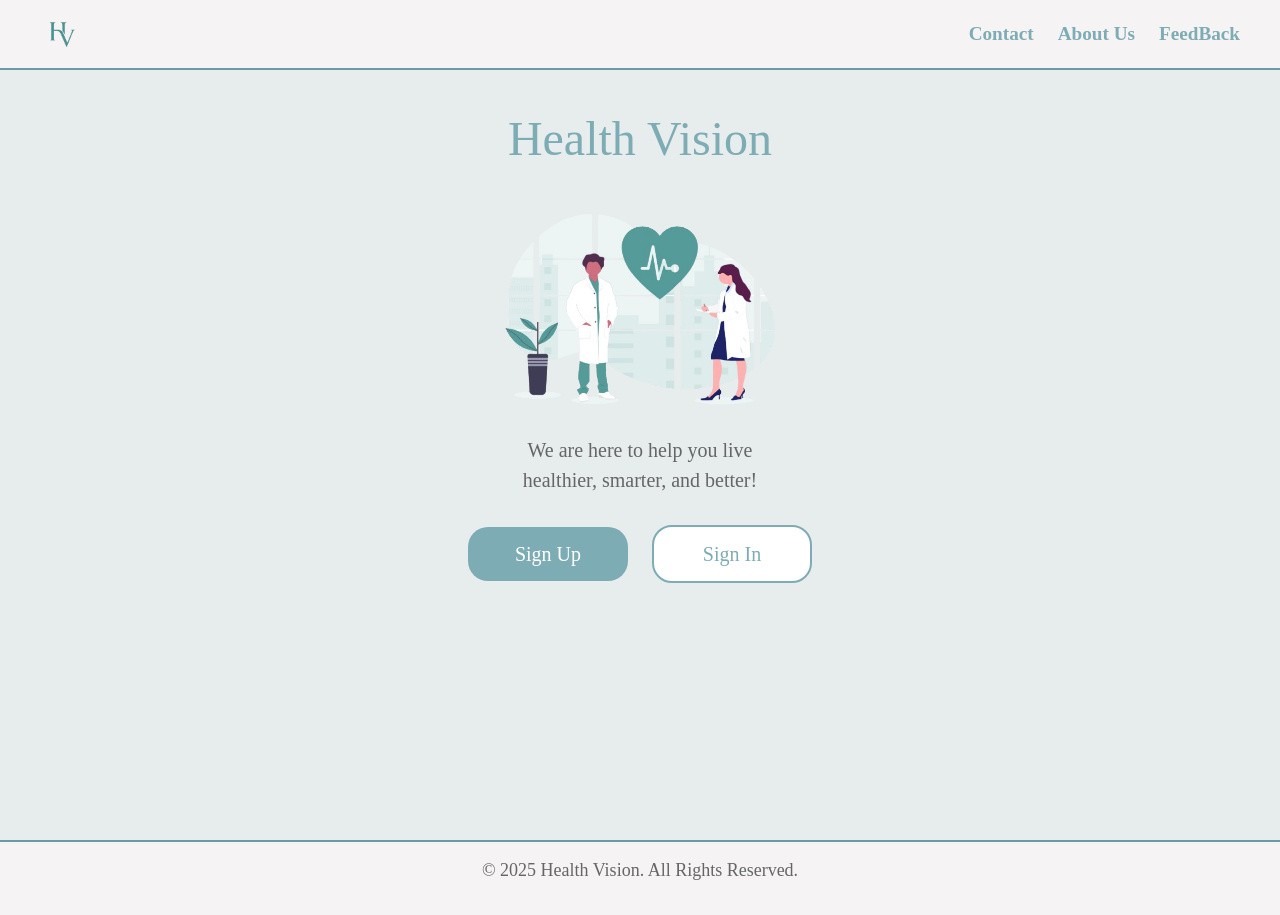
<file: index.html>
<!DOCTYPE html>
<html lang="en">
<head>
  <meta charset="UTF-8" />
  <meta name="viewport" content="width=device-width, initial-scale=1.0" />
  <title>Health Vision</title>

  <link href="https://cdn.jsdelivr.net/npm/bootstrap@5.3.3/dist/css/bootstrap.min.css" rel="stylesheet" />
  <link rel="stylesheet" href="stylesheet.css" />
</head>
<body>
  <nav class="navbar-custom">
    <div class="profile">
      <img src="logo2.png" alt="Health Vision Logo" />
    </div>

    <ul class="nav-links">
      <li><a href="#">Contact</a></li>
      <li><a href="#">About Us</a></li>
      <li><a href="#">FeedBack</a></li>
    </ul>
  </nav>

  <div class="hi container-fluid">
    <h1 class="title">Health Vision</h1>

    <div class="image-box">
      <img id="img" src="centerpic.png" class="img-fluid" alt="Health Vision" />
    </div>

    <p id="para" class="subtitle">
      We are here to help you live <br />
      healthier, smarter, and better!
    </p>

    <div class="button-container">
      <a href="signup.html" class="my-btn signup-btn">Sign Up</a>
      <a href="signin.html" class="my-btn signin-btn">Sign In</a>
    </div>
  </div>

  <footer class="footer-custom">
    <p>© 2025 Health Vision. All Rights Reserved.</p>
  </footer>

  <script src="https://cdn.jsdelivr.net/npm/bootstrap@5.3.3/dist/js/bootstrap.bundle.min.js"></script>
</body>
</html>
</file>
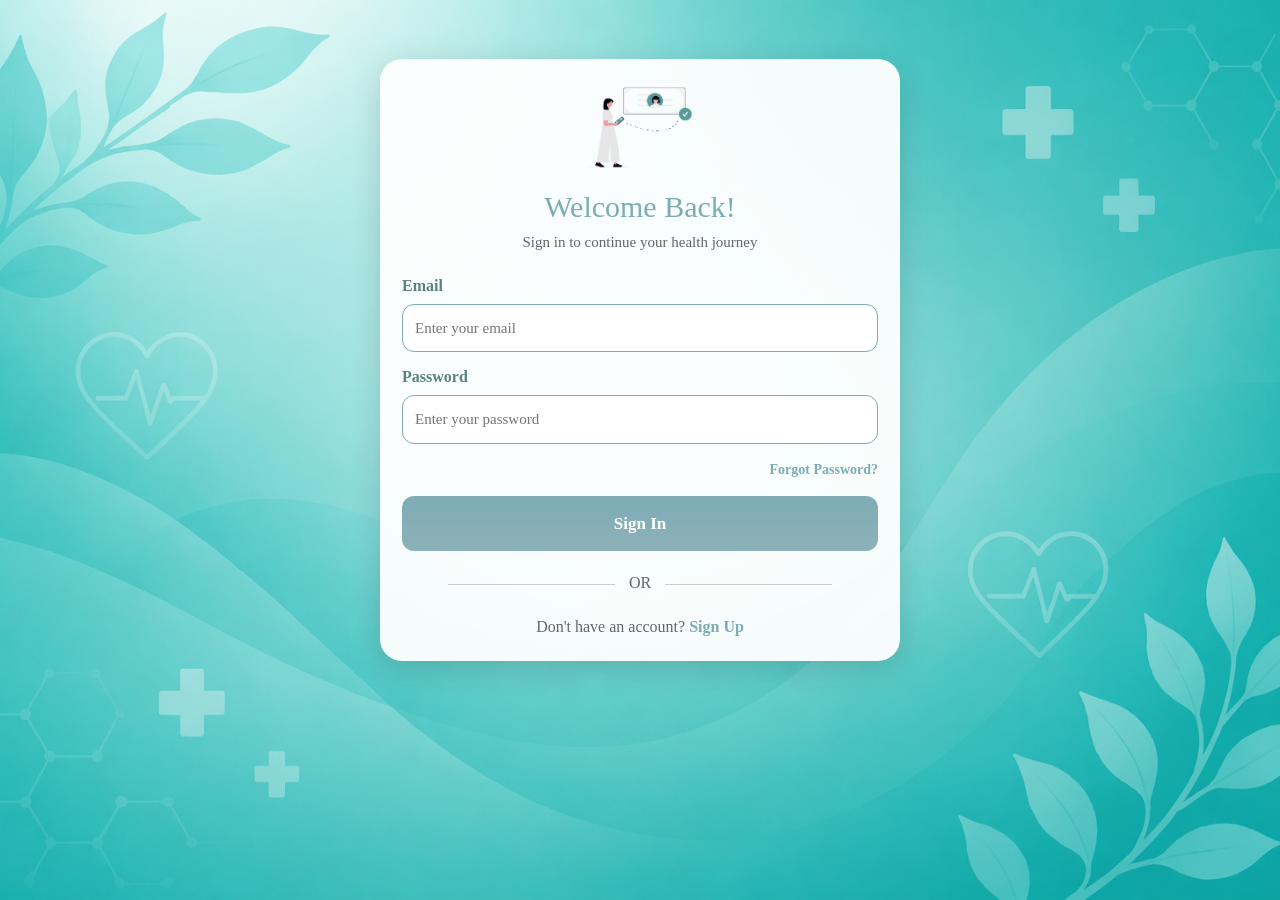
<file: signin.html>
<!DOCTYPE html>
<html lang="en">
<head>
  <meta charset="UTF-8">
  <meta name="viewport" content="width=device-width, initial-scale=1.0">
  <title>Sign In</title>
  <link href="https://cdn.jsdelivr.net/npm/bootstrap@5.3.3/dist/css/bootstrap.min.css" rel="stylesheet">
  <link rel="stylesheet" href="signin.css">
</head>
<body>

<div class="main-container">
  <div class="box">

    <div class="header">
      <img src="auth.png" class="logo" alt="Auth Image">
      <h1>Welcome Back!</h1>
      <p class="subtitle">Sign in to continue your health journey</p>
    </div>

    <form class="form">

      <div class="form-group-custom">
        <label>Email</label>
        <input type="email" placeholder="Enter your email">
      </div>

      <div class="form-group-custom">
        <label>Password</label>
        <div class="password">
          <input type="password" placeholder="Enter your password">
        </div>
      </div>

      <div class="forgot">
        <a href="#">Forgot Password?</a>
      </div>

      <button class="signin-btn" type="submit">Sign In</button>

    </form>

    <div class="or">
      <div class="line"></div>
      <span>OR</span>
      <div class="line"></div>
    </div>

    <div class="signup">
      <p>Don't have an account?</p>
      <a href="signup.html">Sign Up</a>
    </div>

  </div>
</div>

<script src="https://cdn.jsdelivr.net/npm/bootstrap@5.3.3/dist/js/bootstrap.bundle.min.js"></script>
</body>
</html>
</file>
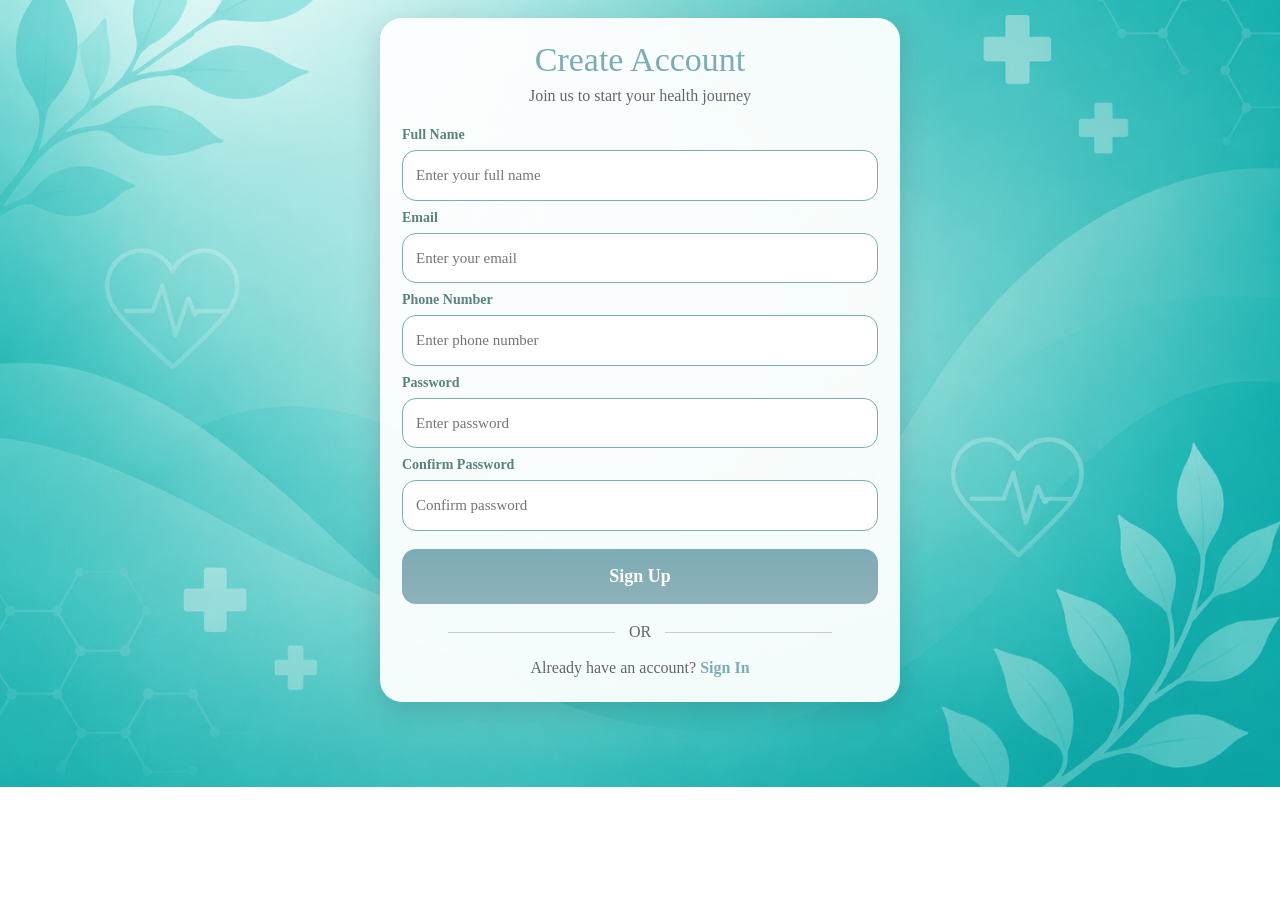
<file: signup.html>
<!DOCTYPE html>
<html lang="en">
<head>
  <meta charset="UTF-8">
  <meta name="viewport" content="width=device-width, initial-scale=1.0">
  <title>Create Account</title>
  <link href="https://cdn.jsdelivr.net/npm/bootstrap@5.3.3/dist/css/bootstrap.min.css" rel="stylesheet">
  <link rel="stylesheet" href="signup.css">
</head>
<body>

<div class="main-container">
  <div class="box">

    <div class="header">
      <h1>Create Account</h1>
      <p class="subtitle">Join us to start your health journey</p>
    </div>

    <form class="form">
      <div class="form-group">
        <label>Full Name</label>
        <input type="text" placeholder="Enter your full name" required>
      </div>

      <div class="form-group">
        <label>Email</label>
        <input type="email" placeholder="Enter your email" required>
      </div>

      <div class="form-group">
        <label>Phone Number</label>
        <input type="text" placeholder="Enter phone number" required>
      </div>

     

      <div class="form-group">
        <label>Password</label>
        <input type="password" placeholder="Enter password" required>
      </div>

      <div class="form-group">
        <label>Confirm Password</label>
        <input type="password" placeholder="Confirm password" required>
      </div>

      <button class="signup-btn" type="submit">Sign Up</button>
    </form>

    <div class="or">
      <div class="line"></div>
      <span>OR</span>
      <div class="line"></div>
    </div>

    <div class="signin">
      <p>Already have an account?</p>
      <a href="signin.html">Sign In</a>
    </div>

  </div>
</div>

<script src="https://cdn.jsdelivr.net/npm/bootstrap@5.3.3/dist/js/bootstrap.bundle.min.js"></script>
</body>
</html>
</file>
<file: stylesheet.css>
* {
  margin: 0;
  padding: 0;
  box-sizing: border-box;
}

body {
  font-family: "Times New Roman", Times, serif;
  background: #e7eced;
  color: #333;
}

.navbar-custom {
  padding: 13px 40px;
  background: #f5f3f3fa;
  border-bottom: 2px solid #6a9ba3;
  display: flex;
  justify-content: space-between;
  align-items: center;
}

.profile img {
  width: 42px;
  vertical-align: middle;
}

.nav-links {
  list-style: none;
  margin: 0;
  padding: 0;
}

.nav-links li {
  display: inline;
  margin-left: 20px;
  font-size: larger;
}

.nav-links a {
  text-decoration: none;
  color: #7dacb5;
  font-weight: 600;
}

.nav-links a:hover {
  color: #6a9ba3;
}

.hi {
  text-align: center;
  padding: 40px 20px;
  min-height: calc(100vh - 130px);
}

.title {
  font-size: 48px;
  color: #7dacb5;
  margin-bottom: 15px;
}

#img {
  width: 300px;
  margin: 20px 0;
}

.subtitle {
  font-size: 20px;
  color: #666;
}

.button-container {
  margin-top: 20px;
}

.my-btn {
  display: inline-block;
  width: 160px;
  padding: 12px;
  margin: 10px;
  border-radius: 20px;
  font-size: 20px;
  text-decoration: none;
  text-align: center;
}

.signup-btn {
  background: #7dacb5;
  color: white;
}

.signin-btn {
  background: white;
  color: #7dacb5;
  border: 2px solid #7dacb5;
}

.footer-custom {
  background: #f5f3f3fa;
  border-top: 2px solid #6a9ba3;
  text-align: center;
  padding: 15px 10px;
  color: #666;
  font-size: 18px;
}

@media (max-width: 768px) {
  .navbar-custom {
    padding: 12px 20px;
  }

  .nav-links li {
    margin-left: 12px;
    font-size: 18px;
  }

  .title {
    font-size: 38px;
  }

  #img {
    width: 240px;
  }

  .subtitle {
    font-size: 18px;
  }

  .my-btn {
    width: 140px;
    font-size: 18px;
    padding: 10px;
  }

  .footer-custom {
    font-size: 16px;
  }
}

@media (max-width: 576px) {
  .navbar-custom {
    flex-direction: column;
    gap: 10px;
  }

  .nav-links li {
    display: inline-block;
    margin: 0 8px;
    font-size: 17px;
  }

  .title {
    font-size: 32px;
  }

  #img {
    width: 200px;
  }

  .subtitle {
    font-size: 16px;
  }

  .button-container {
    display: flex;
    flex-direction: column;
    align-items: center;
  }

  .my-btn {
    width: 180px;
  }
}
</file>
<file: signin.css>
* {
  margin: 0;
  padding: 0;
  box-sizing: border-box;
}

body {
  font-family: "Times New Roman", Times, serif;
  background: linear-gradient(#e7eced, #ffffff);
  height: 100vh;
   background: url("cover.png");
  background-size: cover;
  background-position: center;
  background-repeat: no-repeat;
}

.main-container {
  min-height: 80vh;
  display: flex;
  justify-content: center;
  align-items: center;
  padding: 15px;
}

.box {
  width: 520px;
  padding: 22px;
  
  background: rgba(255, 255, 255, 0.94);
  border-radius: 22px;
  box-shadow: 0 8px 30px rgba(0, 0, 0, 0.15);
}

.header {
  margin-bottom: 20px;
  text-align: center;
}

.logo {
  width: 120px;
  margin-bottom: 15px;
}

h1 {
  font-size: 30px;
  color: #7dacb5;
  margin-bottom: 6px;
}

.subtitle {
  font-size: 15px;
  color: #666;
}

.form {
  text-align: left;
}

.form-group-custom {
  margin-bottom: 13px;
}

label {
  display: block;
  font-size: 16px;
  font-weight: 600;
  color: #5A827E;
  margin-bottom: 6px;
}

input {
  width: 100%;
  padding: 12px;
  border: 1px solid #7dacb5;
  border-radius: 12px;
  font-size: 15px;
  outline: none;
  background: white;
}

.password {
  border: 1px solid #7dacb5;
  border-radius: 12px;
  background: white;
  padding: 0 12px;
}

.password input {
  width: 100%;
  border: none;
  padding: 12px 0;
  background: transparent;
}

.forgot {
  text-align: right;
  margin-top: 5px;
}

.forgot a {
  color: #7dacb5;
  font-size: 14px;
  font-weight: 600;
  text-decoration: none;
}

.signin-btn {
  width: 100%;
  margin-top: 15px;
  padding: 15px;
  border: none;
  border-radius: 12px;
  background: linear-gradient(#7dacb5, #8db1b8);
  color: white;
  font-size: 17px;
  font-weight: 600;
  cursor: pointer;
}

.or {
  margin: 20px 0;
  text-align: center;
}

.line {
  display: inline-block;
  width: 35%;
  height: 1px;
  background: #ccc;
  vertical-align: middle;
}

.or span {
  display: inline-block;
  margin: 0 10px;
  color: #666;
}

.signup {
  text-align: center;
}

.signup p {
  display: inline;
  color: #666;
}

.signup a {
  color: #7dacb5;
  font-weight: 600;
  text-decoration: none;
}

@media (max-width: 576px) {
  .box {
    width: 90%;
    padding: 20px;
  }

  .logo {
    width: 100px;
  }

  h1 {
    font-size: 26px;
  }

  .subtitle {
    font-size: 14px;
  }

  .signin-btn {
    font-size: 15px;
    padding: 12px;
  }
}
</file>
<file: signup.css>
* {
  margin: 0;
  padding: 0;
  box-sizing: border-box;
}

html, body {
  height: 80%;
}

body {
  font-family: "Times New Roman", Times, serif;
  background: url("cover.png");
  background-size: cover;
  background-position: center;
  background-repeat: no-repeat;
}

.main-container {
  min-height: 80vh;
  display: flex;
  justify-content: center;
  align-items: center;
  padding: 15px;
}

.box {
  width: 520px;
  padding: 22px;
  
  background: rgba(255, 255, 255, 0.94);
  border-radius: 22px;
  box-shadow: 0 8px 30px rgba(0, 0, 0, 0.15);
}

.header {
  text-align: center;
  margin-bottom: 8px;
}

h1 {
  font-size: 34px;
  color: #7dacb5;
  margin-bottom: 3px;
}

.subtitle {
  font-size: 16px;
  color: #666;
}

.form {
  text-align: left;
}

.form-group {
  margin-bottom: 6px;
}

label {
  display: block;
  font-size: 14px;
  font-weight: 600;
  color: #5A827E;
  margin-bottom: 5px;
}

input {
  width: 100%;
  padding: 13px;
  border: 1px solid #7dacb5;
  border-radius: 14px;
  font-size: 15px;
  outline: none;
  background: white;
}

.signup-btn {
  width: 100%;
  margin-top: 12px;
  padding: 14px;
  border: none;
  border-radius: 14px;
  background: linear-gradient(#7dacb5, #8db1b8);
  color: white;
  font-size: 18px;
  font-weight: 600;
  cursor: pointer;
}

.or {
  margin: 16px 0 12px 0;
  text-align: center;
}

.line {
  display: inline-block;
  width: 35%;
  height: 1px;
  background: #ccc;
  vertical-align: middle;
}

.or span {
  margin: 0 10px;
  color: #666;
}

.signin {
  text-align: center;
}

.signin p {
  display: inline;
  color: #666;
}

.signin a {
  color: #7dacb5;
  font-weight: 600;
  text-decoration: none;
}

@media (max-width: 576px) {
  .box {
    width: 92%;
    padding: 24px;
  }

  h1 {
    font-size: 28px;
  }

  .subtitle {
    font-size: 14px;
  }

  label {
    font-size: 15px;
  }

  input {
    padding: 11px;
    font-size: 14px;
  }

  .signup-btn {
    font-size: 16px;
    padding: 12px;
  }
}
</file>
